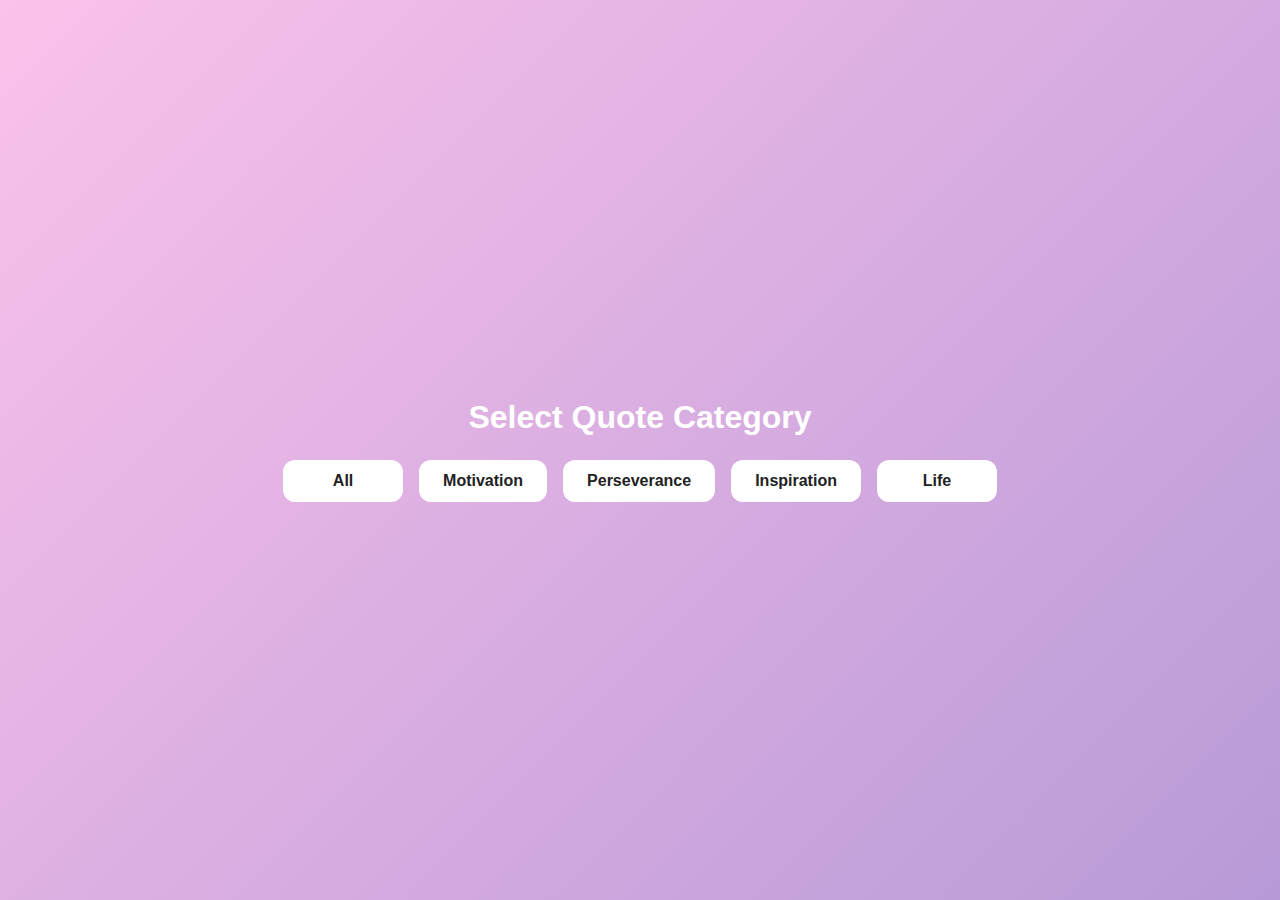
<file: Quotivation - Quote Generator/index.html>
<!DOCTYPE html>
<html lang="en">
<head>
  <meta charset="UTF-8" />
  <meta name="viewport" content="width=device-width, initial-scale=1.0"/>
  <title>Daily Quote Generator</title>
  <link rel="stylesheet" href="style.css" />
</head>
<body>
  <div class="background"></div>
  <main class="card">
    <h1 class="title">🌟 Daily Motivation</h1>
    <div id="heart" class="heart" title="Favorite">♥</div>
    <div class="quote-box">
      <p id="quote" class="quote-text">Loading...</p>
      <p id="author" class="quote-author"></p>
    </div>
  </main>
  <script src="script.js"></script>
</body>
</html>
</file>
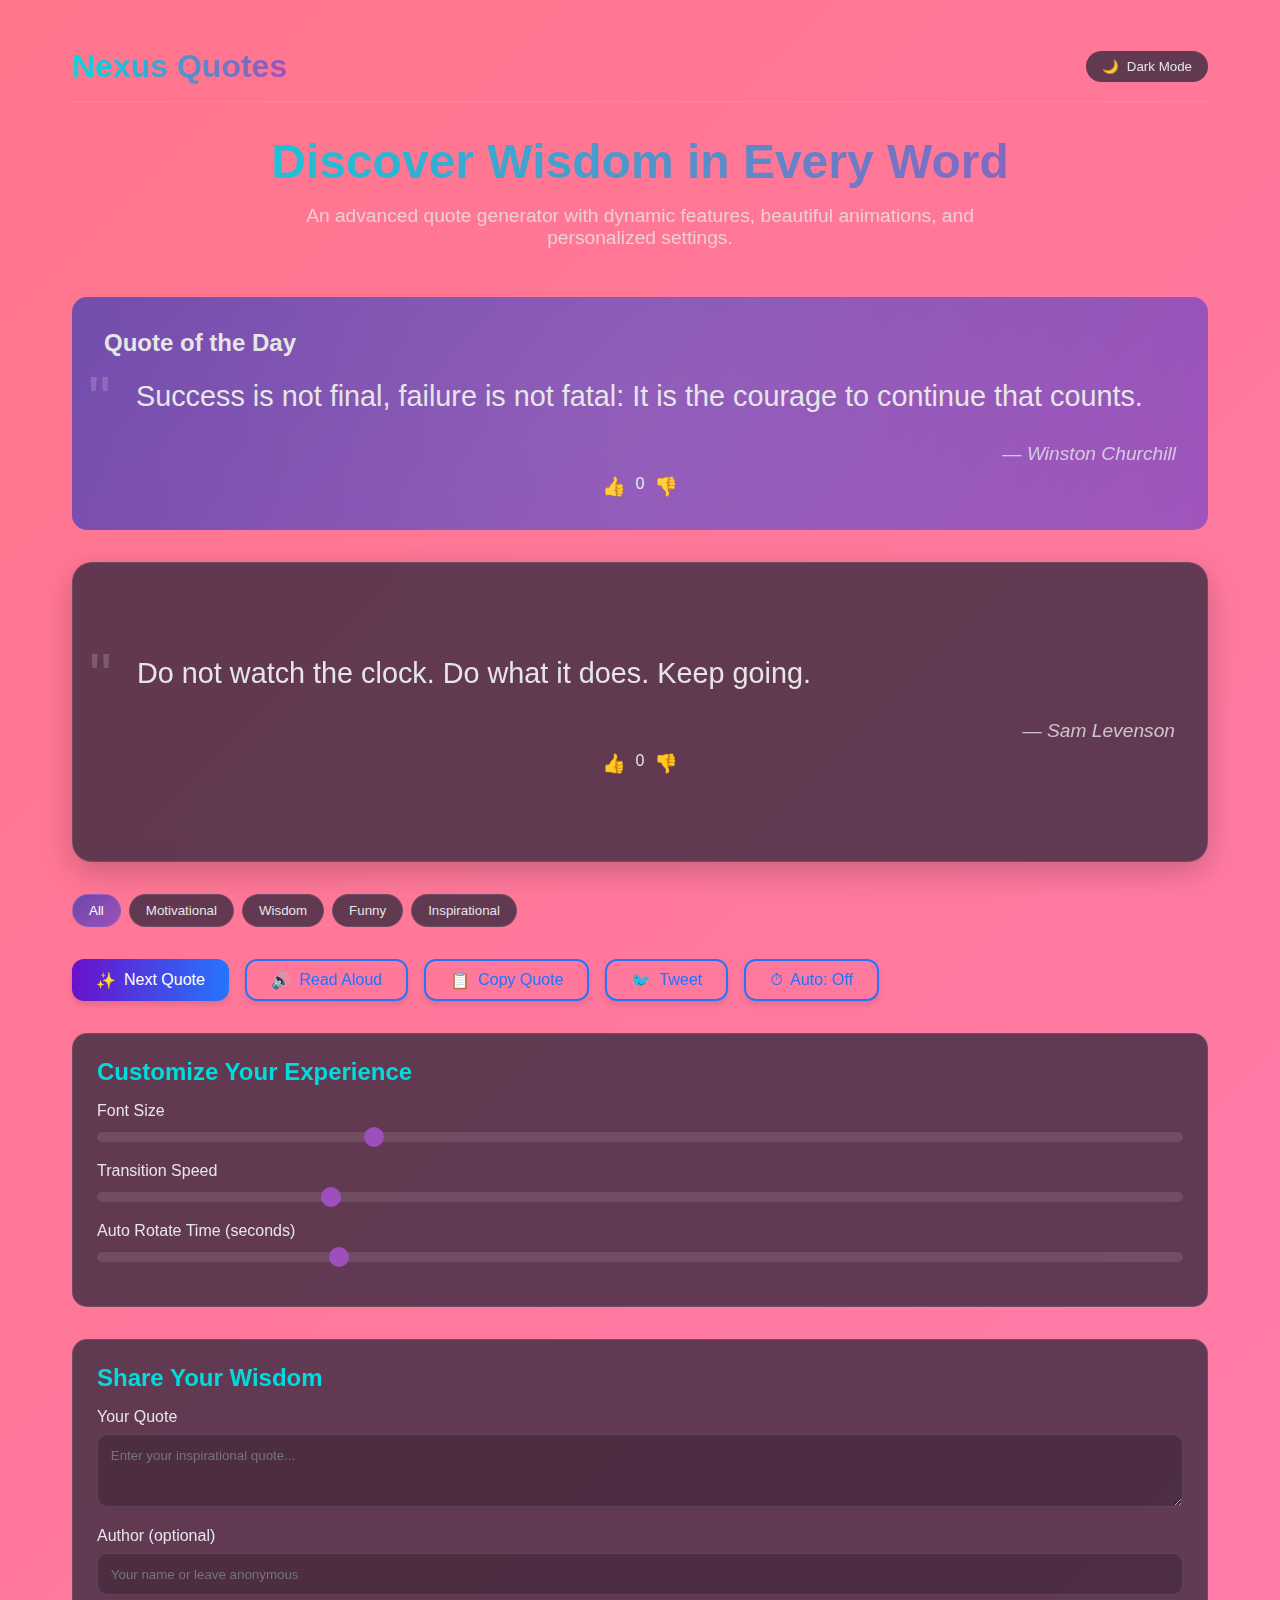
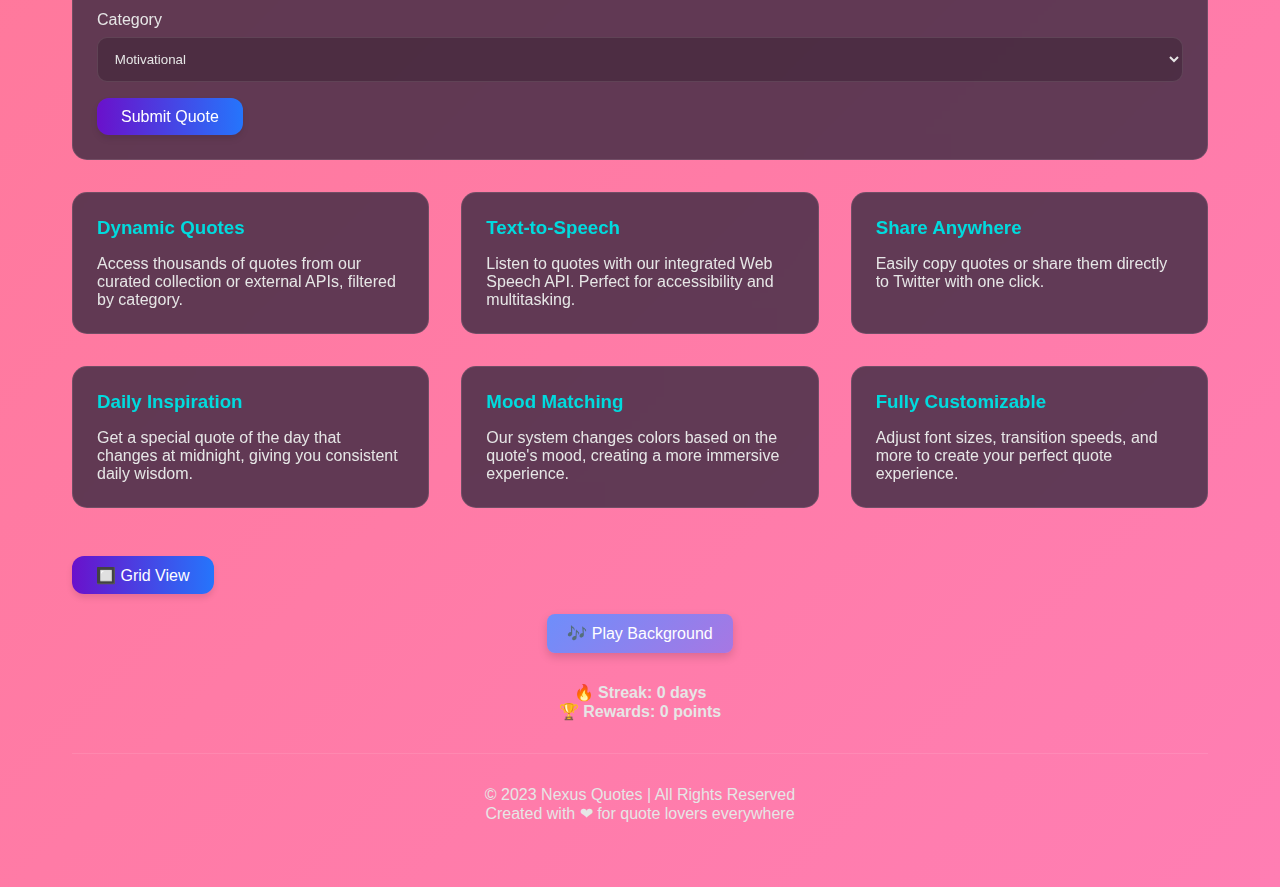
<file: index_final_fully_corrected.html>
<!DOCTYPE html>
<html lang="en">
<head>
    <meta charset="UTF-8">
    <meta name="viewport" content="width=device-width, initial-scale=1.0">
    <title>Nexus Quotes | Futuristic Quote Generator</title>
    <style>
        :root {
            --primary: #6e48aa;
            --secondary: #9d50bb;
            --dark: #1a1a2e;
            --light: #f8f9fa;
            --accent: #00dbde;
            --text: #e6e6e6;
            --card-bg: rgba(30, 30, 50, 0.7);
            --transition-speed: 0.5s;
        }

        [data-theme="light"] {
            --dark: #f8f9fa;
            --light: #1a1a2e;
            --text: #333;
            --card-bg: rgba(255, 255, 255, 0.9);
        }

        * {
            margin: 0;
            padding: 0;
            box-sizing: border-box;
            font-family: 'Segoe UI', Tahoma, Geneva, Verdana, sans-serif;
        }

        body {
            background: linear-gradient(135deg, var(--dark), #16213e);
            color: var(--text);
            min-height: 100vh;
            transition: background var(--transition-speed) ease;
            overflow-x: hidden;
        }

        .container {
            max-width: 1200px;
            margin: 0 auto;
            padding: 2rem;
        }

        header {
            display: flex;
            justify-content: space-between;
            align-items: center;
            padding: 1rem 0;
            margin-bottom: 2rem;
            border-bottom: 1px solid rgba(255, 255, 255, 0.1);
        }

        .logo {
            font-size: 2rem;
            font-weight: 700;
            background: linear-gradient(to right, var(--accent), var(--secondary));
            -webkit-background-clip: text;
            background-clip: text;
            color: transparent;
        }

        .theme-toggle {
            background: var(--card-bg);
            border: none;
            color: var(--text);
            padding: 0.5rem 1rem;
            border-radius: 50px;
            cursor: pointer;
            display: flex;
            align-items: center;
            gap: 0.5rem;
            transition: all 0.3s ease;
            backdrop-filter: blur(10px);
        }

        .theme-toggle:hover {
            transform: scale(1.05);
        }

        .hero {
            text-align: center;
            margin-bottom: 3rem;
        }

        .hero h1 {
            font-size: 3rem;
            margin-bottom: 1rem;
            background: linear-gradient(to right, var(--accent), var(--secondary));
            -webkit-background-clip: text;
            background-clip: text;
            color: transparent;
        }

        .hero p {
            font-size: 1.2rem;
            opacity: 0.8;
            max-width: 700px;
            margin: 0 auto;
        }

        .quote-container {
            background: var(--card-bg);
            border-radius: 20px;
            padding: 2rem;
            margin-bottom: 2rem;
            box-shadow: 0 10px 30px rgba(0, 0, 0, 0.2);
            backdrop-filter: blur(10px);
            border: 1px solid rgba(255, 255, 255, 0.1);
            transition: all var(--transition-speed) ease;
            min-height: 300px;
            display: flex;
            flex-direction: column;
            justify-content: center;
        }

        .quote-text {
            font-size: 1.8rem;
            line-height: 1.6;
            margin-bottom: 1.5rem;
            position: relative;
            padding-left: 2rem;
        }

        .quote-text::before {
            content: '"';
            font-size: 4rem;
            position: absolute;
            left: -1rem;
            top: -1.5rem;
            opacity: 0.2;
        }

        .quote-author {
            font-size: 1.2rem;
            font-style: italic;
            text-align: right;
            opacity: 0.8;
        }

        .controls {
            display: flex;
            gap: 1rem;
            margin-bottom: 2rem;
            flex-wrap: wrap;
        }

        .btn {
            background: linear-gradient(135deg, var(--primary), var(--secondary));
            border: none;
            color: white;
            padding: 0.8rem 1.5rem;
            border-radius: 50px;
            cursor: pointer;
            font-size: 1rem;
            transition: all 0.3s ease;
            display: flex;
            align-items: center;
            gap: 0.5rem;
        }

        .btn:hover {
            transform: translateY(-3px);
            box-shadow: 0 5px 15px rgba(0, 0, 0, 0.3);
        }

        .btn-outline {
            background: transparent;
            border: 1px solid var(--secondary);
            color: var(--text);
        }

        .btn-outline:hover {
            background: linear-gradient(135deg, var(--primary), var(--secondary));
            color: white;
        }

        .category-selector {
            display: flex;
            gap: 0.5rem;
            margin-bottom: 2rem;
            flex-wrap: wrap;
        }

        .category-btn {
            background: var(--card-bg);
            border: 1px solid rgba(255, 255, 255, 0.1);
            color: var(--text);
            padding: 0.5rem 1rem;
            border-radius: 50px;
            cursor: pointer;
            transition: all 0.3s ease;
        }

        .category-btn.active {
            background: linear-gradient(135deg, var(--primary), var(--secondary));
            color: white;
        }

        .features {
            display: grid;
            grid-template-columns: repeat(auto-fit, minmax(300px, 1fr));
            gap: 2rem;
            margin-bottom: 3rem;
        }

        .feature-card {
            background: var(--card-bg);
            border-radius: 15px;
            padding: 1.5rem;
            transition: all 0.3s ease;
            border: 1px solid rgba(255, 255, 255, 0.1);
            backdrop-filter: blur(10px);
        }

        .feature-card:hover {
            transform: translateY(-5px);
            box-shadow: 0 10px 20px rgba(0, 0, 0, 0.2);
        }

        .feature-card h3 {
            margin-bottom: 1rem;
            color: var(--accent);
        }

        .settings-panel {
            background: var(--card-bg);
            border-radius: 15px;
            padding: 1.5rem;
            margin-bottom: 2rem;
            border: 1px solid rgba(255, 255, 255, 0.1);
            backdrop-filter: blur(10px);
        }

        .settings-panel h2 {
            margin-bottom: 1rem;
            color: var(--accent);
        }

        .setting-item {
            margin-bottom: 1rem;
        }

        .setting-item label {
            display: block;
            margin-bottom: 0.5rem;
        }

        .slider {
            width: 100%;
            height: 10px;
            border-radius: 5px;
            background: rgba(255, 255, 255, 0.1);
            outline: none;
            -webkit-appearance: none;
            appearance: none;
        }

        .slider::-webkit-slider-thumb {
            -webkit-appearance: none;
            width: 20px;
            height: 20px;
            border-radius: 50%;
            background: var(--secondary);
            cursor: pointer;
        }

        .submit-quote {
            background: var(--card-bg);
            border-radius: 15px;
            padding: 1.5rem;
            margin-bottom: 2rem;
            border: 1px solid rgba(255, 255, 255, 0.1);
            backdrop-filter: blur(10px);
        }

        .submit-quote h2 {
            margin-bottom: 1rem;
            color: var(--accent);
        }

        .form-group {
            margin-bottom: 1rem;
        }

        .form-group label {
            display: block;
            margin-bottom: 0.5rem;
        }

        .form-group input, .form-group textarea, .form-group select {
            width: 100%;
            padding: 0.8rem;
            border-radius: 10px;
            border: 1px solid rgba(255, 255, 255, 0.1);
            background: rgba(0, 0, 0, 0.2);
            color: var(--text);
        }

        .quote-of-the-day {
            background: linear-gradient(135deg, var(--primary), var(--secondary));
            border-radius: 15px;
            padding: 2rem;
            margin-bottom: 2rem;
            position: relative;
            overflow: hidden;
        }

        .quote-of-the-day::before {
            content: '';
            position: absolute;
            top: -50%;
            left: -50%;
            width: 200%;
            height: 200%;
            background: radial-gradient(circle, rgba(255,255,255,0.1) 0%, transparent 70%);
            animation: rotate 20s linear infinite;
        }

        @keyframes rotate {
            0% { transform: rotate(0deg); }
            100% { transform: rotate(360deg); }
        }

        .quote-of-the-day h2 {
            margin-bottom: 1rem;
            position: relative;
        }

        .typing-animation {
            display: inline-block;
            overflow: hidden;
            border-right: 2px solid var(--accent);
            white-space: nowrap;
            animation: typing 3.5s steps(40, end), blink-caret 0.75s step-end infinite;
        }

        @keyframes typing {
            from { width: 0 }
            to { width: 100% }
        }

        @keyframes blink-caret {
            from, to { border-color: transparent }
            50% { border-color: var(--accent); }
        }

        footer {
            text-align: center;
            padding: 2rem 0;
            margin-top: 2rem;
            border-top: 1px solid rgba(255, 255, 255, 0.1);
        }

        /* Responsive adjustments */
        @media (max-width: 768px) {
            .hero h1 {
                font-size: 2rem;
            }
            
            .quote-text {
                font-size: 1.4rem;
            }
            
            .controls {
                justify-content: center;
            }
        }

        /* Mood-based backgrounds */
        .mood-motivational {
            background: linear-gradient(135deg, #ff758c, #ff7eb3);
        }
        .mood-wisdom {
            background: linear-gradient(135deg, #4facfe, #00f2fe);
        }
        .mood-funny {
            background: linear-gradient(135deg, #f6d365, #fda085);
        }
        .mood-inspirational {
            background: linear-gradient(135deg, #a18cd1, #fbc2eb);
        }
        .mood-default {
            background: linear-gradient(135deg, var(--dark), #16213e);
        }
          .quote-vote {
            display: flex;
            justify-content: center;
            gap: 10px;
            margin-top: 10px;
        }

        .quote-vote button {
            background: transparent;
            border: none;
            font-size: 1.2em;
            cursor: pointer;
        }

        .grid-toggle {
            text-align: center;
            margin: 20px 0;
        }

        .quote-grid {
            display: none;
            flex-wrap: wrap;
            gap: 20px;
            justify-content: center;
            margin-top: 20px;
        }

        .quote-grid.active {
            display: flex;
        }

        .grid-quote {
            width: 300px;
            padding: 15px;
            background: var(--card-bg, #f0f0f0);
            border-radius: 12px;
            box-shadow: 0 0 10px rgba(0,0,0,0.1);
        }

        .soundscape-controls {
    text-align: center;
    margin-top: 15px;
}

.soundscape-controls button {
    padding: 10px 20px;
    font-size: 1rem;
    background: linear-gradient(135deg, #6e8efb, #a777e3);
    color: white;
    border: none;
    border-radius: 8px;
    box-shadow: 0 4px 10px rgba(0,0,0,0.15);
    cursor: pointer;
    transition: all 0.3s ease;
}

.soundscape-controls button:hover {
    transform: scale(1.05);
    box-shadow: 0 6px 15px rgba(0,0,0,0.25);
}


        .author-info {
            color: blue;
            text-decoration: underline;
            cursor: pointer;
        }

        .gamification {
            margin-top: 30px;
            text-align: center;
            font-weight: bold;
        }

         .btn {
    background: linear-gradient(to right, #6a11cb, #2575fc);
    color: white;
    border: none;
    padding: 0.6em 1.5em;
    font-size: 1em;
    border-radius: 12px;
    box-shadow: 0 4px 6px rgba(0, 0, 0, 0.1);
    cursor: pointer;
    transition: transform 0.2s ease, box-shadow 0.2s ease;
  }

  .btn:hover {
    transform: translateY(-2px);
    box-shadow: 0 6px 10px rgba(0, 0, 0, 0.15);
  }

  .btn-outline {
    border: 2px solid #2575fc;
    background: transparent;
    color: #2575fc;
    padding: 0.6em 1.5em;
    font-size: 1em;
    border-radius: 12px;
    cursor: pointer;
    transition: all 0.2s ease;
  }

  .btn-outline:hover {
    background: #2575fc;
    color: white;
  }

  .soundscape-controls {
    text-align: center;
    margin-top: 15px;
  }
    </style>
</head>
<body>
  <div class="container">
    <header>
      <div class="logo">Nexus Quotes</div>
      <button class="theme-toggle" id="themeToggle">
        <span class="icon">🌙</span>
        <span class="text">Dark Mode</span>
      </button>
    </header>

    <section class="hero">
      <h1>Discover Wisdom in Every Word</h1>
      <p>An advanced quote generator with dynamic features, beautiful animations, and personalized settings.</p>
    </section>

    <section class="quote-of-the-day">
      <h2>Quote of the Day</h2>
      <div id="quoteOfTheDay">
        <p class="quote-text">Loading today's special quote...</p>
        <p class="quote-author"></p>
        <div class="quote-vote">
          <button class="vote-btn upvote">👍</button>
          <span class="vote-score">0</span>
          <button class="vote-btn downvote">👎</button>
        </div>
      </div>
    </section>

    <section class="quote-container" id="quoteContainer">
      <p class="quote-text" id="quoteText">Click the button below to generate a random quote</p>
      <p class="quote-author" id="quoteAuthor"></p>
      <div class="quote-vote">
        <button class="vote-btn upvote">👍</button>
        <span class="vote-score">0</span>
        <button class="vote-btn downvote">👎</button>
      </div>
    </section>

    <div class="category-selector" id="categorySelector">
      <button class="category-btn active" data-category="all">All</button>
      <button class="category-btn" data-category="motivational">Motivational</button>
      <button class="category-btn" data-category="wisdom">Wisdom</button>
      <button class="category-btn" data-category="funny">Funny</button>
      <button class="category-btn" data-category="inspirational">Inspirational</button>
    </div>

    <div class="controls">
      <button class="btn" id="nextQuoteBtn">
        <span class="icon">✨</span>
        <span class="text">Next Quote</span>
      </button>
      <button class="btn btn-outline" id="speakBtn">
        <span class="icon">🔊</span>
        <span class="text">Read Aloud</span>
      </button>
      <button class="btn btn-outline" id="copyBtn">
        <span class="icon">📋</span>
        <span class="text">Copy Quote</span>
      </button>
      <button class="btn btn-outline" id="tweetBtn">
        <span class="icon">🐦</span>
        <span class="text">Tweet</span>
      </button>
      <button class="btn btn-outline" id="toggleAutoBtn">
        <span class="icon">⏱</span>
        <span class="text">Auto: Off</span>
      </button>
    </div>

    <section class="settings-panel">
      <h2>Customize Your Experience</h2>
      <div class="setting-item">
        <label for="fontSize">Font Size</label>
        <input type="range" id="fontSize" class="slider" min="14" max="30" value="18">
      </div>
      <div class="setting-item">
        <label for="transitionSpeed">Transition Speed</label>
        <input type="range" id="transitionSpeed" class="slider" min="0.1" max="2" step="0.1" value="0.5">
      </div>
      <div class="setting-item">
        <label for="autoRotateTime">Auto Rotate Time (seconds)</label>
        <input type="range" id="autoRotateTime" class="slider" min="5" max="120" step="5" value="30">
      </div>
    </section>

    <section class="submit-quote">
      <h2>Share Your Wisdom</h2>
      <div class="form-group">
        <label for="userQuote">Your Quote</label>
        <textarea id="userQuote" rows="3" placeholder="Enter your inspirational quote..."></textarea>
      </div>
      <div class="form-group">
        <label for="userAuthor">Author (optional)</label>
        <input type="text" id="userAuthor" placeholder="Your name or leave anonymous">
      </div>
      <div class="form-group">
        <label for="userCategory">Category</label>
        <select id="userCategory">
          <option value="motivational">Motivational</option>
          <option value="wisdom">Wisdom</option>
          <option value="funny">Funny</option>
          <option value="inspirational">Inspirational</option>
        </select>
      </div>
      <button class="btn" id="submitQuoteBtn">Submit Quote</button>
    </section>

    <section class="features">
      <div class="feature-card">
        <h3>Dynamic Quotes</h3>
        <p>Access thousands of quotes from our curated collection or external APIs, filtered by category.</p>
      </div>
      <div class="feature-card">
        <h3>Text-to-Speech</h3>
        <p>Listen to quotes with our integrated Web Speech API. Perfect for accessibility and multitasking.</p>
      </div>
      <div class="feature-card">
        <h3>Share Anywhere</h3>
        <p>Easily copy quotes or share them directly to Twitter with one click.</p>
      </div>
      <div class="feature-card">
        <h3>Daily Inspiration</h3>
        <p>Get a special quote of the day that changes at midnight, giving you consistent daily wisdom.</p>
      </div>
      <div class="feature-card">
        <h3>Mood Matching</h3>
        <p>Our system changes colors based on the quote's mood, creating a more immersive experience.</p>
      </div>
      <div class="feature-card">
        <h3>Fully Customizable</h3>
        <p>Adjust font sizes, transition speeds, and more to create your perfect quote experience.</p>
      </div>
    </section>

    <div class="grid-toggle">
      <button class="btn" id="toggleGridBtn">🔲 Grid View</button>
    </div>

    <section class="quote-grid" id="quoteGrid">
      <!-- Grid Quotes Will Be Injected Here -->
    </section>

    <div class="soundscape-controls">
      <button class="btn-outline" id="playSoundscapeBtn">🎶 Play Background</button>
    </div>

    <div class="gamification">
      <p>🔥 Streak: <span id="streakCount">0</span> days</p>
      <p>🏆 Rewards: <span id="rewardPoints">0</span> points</p>
    </div>

    <footer>
      <p>© 2023 Nexus Quotes | All Rights Reserved</p>
      <p>Created with ❤ for quote lovers everywhere</p>
    </footer>
  </div>


    <script>
        document.addEventListener('DOMContentLoaded', function() {
            // DOM Elements
            const quoteText = document.getElementById('quoteText');
            const quoteAuthor = document.getElementById('quoteAuthor');
            const nextQuoteBtn = document.getElementById('nextQuoteBtn');
            const speakBtn = document.getElementById('speakBtn');
            const copyBtn = document.getElementById('copyBtn');
            const tweetBtn = document.getElementById('tweetBtn');
            const toggleAutoBtn = document.getElementById('toggleAutoBtn');
            const categoryBtns = document.querySelectorAll('.category-btn');
            const themeToggle = document.getElementById('themeToggle');
            const fontSizeSlider = document.getElementById('fontSize');
            const transitionSpeedSlider = document.getElementById('transitionSpeed');
            const autoRotateTimeSlider = document.getElementById('autoRotateTime');
            const submitQuoteBtn = document.getElementById('submitQuoteBtn');
            const userQuoteInput = document.getElementById('userQuote');
            const userAuthorInput = document.getElementById('userAuthor');
            const userCategorySelect = document.getElementById('userCategory');
            const quoteOfTheDay = document.getElementById('quoteOfTheDay');
            const quoteContainer = document.getElementById('quoteContainer');

            // State variables
            let quotes = [];
            let filteredQuotes = [];
            let currentCategory = 'all';
            let autoRotateInterval = null;
            let isAutoRotateOn = false;
            let currentQuoteIndex = -1;
            let quoteOfTheDayIndex = -1;

            // Initialize the app
            init();

            async function init() {
                loadSettings();
                await fetchQuotes();
                setQuoteOfTheDay();
                displayRandomQuote();
                setupEventListeners();
            }

            async function fetchQuotes() {
                try {
                    // First try to load from local storage
                    const savedQuotes = localStorage.getItem('userQuotes');
                    const defaultQuotes = [
                        {
                            text: "The only way to do great work is to love what you do.",
                            author: "Steve Jobs",
                            category: "motivational"
                        },
                        {
                            text: "Life is what happens when you're busy making other plans.",
                            author: "John Lennon",
                            category: "wisdom"
                        },
                        {
                            text: "The future belongs to those who believe in the beauty of their dreams.",
                            author: "Eleanor Roosevelt",
                            category: "inspirational"
                        },
                        {
                            text: "I'm not superstitious, but I am a little stitious.",
                            author: "Michael Scott",
                            category: "funny"
                        },
                        {
                            text: "In the middle of every difficulty lies opportunity.",
                            author: "Albert Einstein",
                            category: "wisdom"
                        },
                        {
                            text: "Success is not final, failure is not fatal: It is the courage to continue that counts.",
                            author: "Winston Churchill",
                            category: "motivational"
                        },
                        {
                            text: "The only limit to our realization of tomorrow is our doubts of today.",
                            author: "Franklin D. Roosevelt",
                            category: "inspirational"
                        },
                        {
                            text: "I always wanted to be somebody, but now I realize I should have been more specific.",
                            author: "Lily Tomlin",
                            category: "funny"
                        },
                        {
                            text: "Do not watch the clock. Do what it does. Keep going.",
                            author: "Sam Levenson",
                            category: "motivational"
                        },
                        {
                            text: "The best way to predict the future is to invent it.",
                            author: "Alan Kay",
                            category: "wisdom"
                        }
                    ];

                    if (savedQuotes) {
                        quotes = [...defaultQuotes, ...JSON.parse(savedQuotes)];
                    } else {
                        quotes = defaultQuotes;
                    }

                    // Then try to fetch from API
                    try {
                        const response = await fetch('https://type.fit/api/quotes');
                        const apiQuotes = await response.json();
                        const formattedApiQuotes = apiQuotes.map(quote => ({
                            text: quote.text,
                            author: quote.author || "Unknown",
                            category: getRandomCategory()
                        })).slice(0, 50); // Limit to 50 quotes from API

                        quotes = [...quotes, ...formattedApiQuotes];
                    } catch (error) {
                        console.log("Using local quotes only. API failed to load:", error);
                    }

                    filterQuotesByCategory();
                } catch (error) {
                    console.error("Error loading quotes:", error);
                    quotes = [{
                        text: "Failed to load quotes. Please check your connection.",
                        author: "System",
                        category: "wisdom"
                    }];
                    filterQuotesByCategory();
                }
            }

            function getRandomCategory() {
                const categories = ['motivational', 'wisdom', 'funny', 'inspirational'];
                return categories[Math.floor(Math.random() * categories.length)];
            }

            function filterQuotesByCategory() {
                if (currentCategory === 'all') {
                    filteredQuotes = [...quotes];
                } else {
                    filteredQuotes = quotes.filter(quote => quote.category === currentCategory);
                }
            }

            function displayRandomQuote() {
                if (filteredQuotes.length === 0) {
                    quoteText.textContent = "No quotes available in this category.";
                    quoteAuthor.textContent = "";
                    return;
                }

                let randomIndex;
                do {
                    randomIndex = Math.floor(Math.random() * filteredQuotes.length);
                } while (randomIndex === currentQuoteIndex && filteredQuotes.length > 1);
                
                currentQuoteIndex = randomIndex;
                const quote = filteredQuotes[randomIndex];

                // Apply fade out
                quoteContainer.style.opacity = 0;

                setTimeout(() => {
                    quoteText.textContent = quote.text;
                    quoteAuthor.textContent = `— ${quote.author}`;
                    
                    // Apply mood-based styling
                    applyMoodStyling(quote.category);
                    
                    // Apply fade in
                    quoteContainer.style.opacity = 1;
                }, parseFloat(getComputedStyle(quoteContainer).transitionDuration) * 1000 / 2);
            }

            function applyMoodStyling(category) {
                // Remove all mood classes first
                document.body.classList.remove(
                    'mood-motivational',
                    'mood-wisdom',
                    'mood-funny',
                    'mood-inspirational',
                    'mood-default'
                );

                // Add the appropriate mood class
                document.body.classList.add(`mood-${category}`);
            }

            function setQuoteOfTheDay() {
                if (quotes.length === 0) return;

                // Use the day of the year to select a consistent quote
                const now = new Date();
                const start = new Date(now.getFullYear(), 0, 0);
                const diff = now - start;
                const oneDay = 1000 * 60 * 60 * 24;
                const dayOfYear = Math.floor(diff / oneDay);

                quoteOfTheDayIndex = dayOfYear % quotes.length;
                const quote = quotes[quoteOfTheDayIndex];

                const quoteOfTheDayText = quoteOfTheDay.querySelector('.quote-text');
                const quoteOfTheDayAuthor = quoteOfTheDay.querySelector('.quote-author');

                quoteOfTheDayText.textContent = quote.text;
                quoteOfTheDayAuthor.textContent = `— ${quote.author}`;
            }

            function speakQuote() {
                if ('speechSynthesis' in window) {
                    const utterance = new SpeechSynthesisUtterance();
                    utterance.text = `${quoteText.textContent} by ${quoteAuthor.textContent}`;
                    utterance.rate = 0.9;
                    utterance.pitch = 1;
                    window.speechSynthesis.speak(utterance);
                } else {
                    alert("Text-to-speech is not supported in your browser.");
                }
            }

            function copyQuoteToClipboard() {
                const textToCopy = `quoteText.textContent quoteAuthor.textContent`;
                navigator.clipboard.writeText(textToCopy).then(() => {
                    // Visual feedback
                    const originalText = copyBtn.querySelector('.text').textContent;
                    copyBtn.querySelector('.text').textContent = "Copied!";
                    setTimeout(() => {
                        copyBtn.querySelector('.text').textContent = originalText;
                    }, 2000);
                }).catch(err => {
                    console.error('Failed to copy: ', err);
                });
            }

            function shareOnTwitter() {
                const text = encodeURIComponent(`${quoteText.textContent} ${quoteAuthor.textContent}`);
                const url = encodeURIComponent(window.location.href);
                window.open(`https://twitter.com/intent/tweet?text=${text}&url=${url}`, '_blank');
            }

            function toggleAutoRotate() {
                isAutoRotateOn = !isAutoRotateOn;
                
                if (isAutoRotateOn) {
                    const intervalTime = parseInt(autoRotateTimeSlider.value) * 1000;
                    autoRotateInterval = setInterval(displayRandomQuote, intervalTime);
                    toggleAutoBtn.querySelector('.text').textContent = `Auto: On (${autoRotateTimeSlider.value}s)`;
                    toggleAutoBtn.classList.remove('btn-outline');
                    toggleAutoBtn.classList.add('btn');
                } else {
                    clearInterval(autoRotateInterval);
                    autoRotateInterval = null;
                    toggleAutoBtn.querySelector('.text').textContent = "Auto: Off";
                    toggleAutoBtn.classList.add('btn-outline');
                    toggleAutoBtn.classList.remove('btn');
                }
            }

            function loadSettings() {
                // Theme
                const savedTheme = localStorage.getItem('theme') || 'dark';
                document.documentElement.setAttribute('data-theme', savedTheme);
                
                if (savedTheme === 'light') {
                    themeToggle.querySelector('.icon').textContent = '☀';
                    themeToggle.querySelector('.text').textContent = 'Light Mode';
                }
                
                // Font size
                const savedFontSize = localStorage.getItem('fontSize') || '18';
                fontSizeSlider.value = savedFontSize;
                document.documentElement.style.setProperty('--base-font-size', `${savedFontSize}px`);
                
                // Transition speed
                const savedTransitionSpeed = localStorage.getItem('transitionSpeed') || '0.5';
                transitionSpeedSlider.value = savedTransitionSpeed;
                document.documentElement.style.setProperty('--transition-speed', `${savedTransitionSpeed}s`);
                
                // Auto rotate time
                const savedAutoRotateTime = localStorage.getItem('autoRotateTime') || '30';
                autoRotateTimeSlider.value = savedAutoRotateTime;
            }

            function saveSetting(key, value) {
                localStorage.setItem(key, value);
            }

            function submitUserQuote() {
                const text = userQuoteInput.value.trim();
                const author = userAuthorInput.value.trim() || "Anonymous";
                const category = userCategorySelect.value;
                
                if (!text) {
                    alert("Please enter a quote!");
                    return;
                }
                
                const newQuote = {
                    text,
                    author,
                    category
                };
                
                // Add to quotes array
                quotes.push(newQuote);
                filterQuotesByCategory();
                
                // Save to local storage
                const userQuotes = quotes.filter(q => q.isUserSubmitted);
                userQuotes.push(newQuote);
                localStorage.setItem('userQuotes', JSON.stringify(userQuotes));
                
                // Clear form
                userQuoteInput.value = '';
                userAuthorInput.value = '';
                
                // Show success message
                alert("Thank you for your submission! Your quote has been added.");
            }

            function setupEventListeners() {
                // Button events
                nextQuoteBtn.addEventListener('click', displayRandomQuote);
                speakBtn.addEventListener('click', speakQuote);
                copyBtn.addEventListener('click', copyQuoteToClipboard);
                tweetBtn.addEventListener('click', shareOnTwitter);
                toggleAutoBtn.addEventListener('click', toggleAutoRotate);
                submitQuoteBtn.addEventListener('click', submitUserQuote);
                
                // Category buttons
                categoryBtns.forEach(btn => {
                    btn.addEventListener('click', function() {
                        categoryBtns.forEach(b => b.classList.remove('active'));
                        this.classList.add('active');
                        currentCategory = this.dataset.category;
                        filterQuotesByCategory();
                        displayRandomQuote();
                    });
                });
                
                // Theme toggle
                themeToggle.addEventListener('click', function() {
                    const currentTheme = document.documentElement.getAttribute('data-theme');
                    const newTheme = currentTheme === 'dark' ? 'light' : 'dark';
                    
                    document.documentElement.setAttribute('data-theme', newTheme);
                    saveSetting('theme', newTheme);
                    
                    if (newTheme === 'light') {
                        this.querySelector('.icon').textContent = '☀';
                        this.querySelector('.text').textContent = 'Light Mode';
                    } else {
                        this.querySelector('.icon').textContent = '🌙';
                        this.querySelector('.text').textContent = 'Dark Mode';
                    }
                });
                
                // Settings sliders
                fontSizeSlider.addEventListener('input', function() {
                    document.documentElement.style.setProperty('--base-font-size', `this.valuepx`);
                    saveSetting('fontSize', this.value);
                });
                
                transitionSpeedSlider.addEventListener('input', function() {
                    document.documentElement.style.setProperty('--transition-speed', `this.values`);
                    saveSetting('transitionSpeed', this.value);
                });
                
                autoRotateTimeSlider.addEventListener('input', function() {
                    if (isAutoRotateOn) {
                        clearInterval(autoRotateInterval);
                        autoRotateInterval = setInterval(displayRandomQuote, this.value * 1000);
                        toggleAutoBtn.querySelector('.text').textContent = `Auto: On (${this.value}s)`;
                    }
                    saveSetting('autoRotateTime', this.value);
                });
            }
        });

        
        document.addEventListener('DOMContentLoaded', function () {
    const fontSizeSlider = document.getElementById('fontSize');
    const transitionSpeedSlider = document.getElementById('transitionSpeed');
    const autoRotateTimeSlider = document.getElementById('autoRotateTime');
    const submitQuoteBtn = document.getElementById('submitQuoteBtn');

    const userQuoteInput = document.getElementById('userQuote');
    const userAuthorInput = document.getElementById('userAuthor');
    const userCategorySelect = document.getElementById('userCategory');
    const quoteGrid = document.getElementById('quoteGrid');

    // Font size functionality
    fontSizeSlider.addEventListener('input', function () {
      document.body.style.fontSize = this.value + 'px';
    });

    // Transition speed functionality
    transitionSpeedSlider.addEventListener('input', function () {
      document.querySelectorAll('.quote-container, .grid-quote').forEach(el => {
        el.style.transition = `opacity ${this.value}s ease-in-out`;
      });
    });

    // Submit quote
    submitQuoteBtn.addEventListener('click', function () {
      const text = userQuoteInput.value.trim();
      const author = userAuthorInput.value.trim() || 'Anonymous';
      const category = userCategorySelect.value;

      if (!text) {
        alert('Please enter a quote!');
        return;
      }

      const card = document.createElement('div');
      card.className = 'grid-quote';
      card.innerHTML = `
        <p>"${text}"</p>
        <p><strong>— ${author}</strong></p>
        <div class="quote-vote" data-score="0">
          <button onclick="vote(this, 1)">👍</button>
          <span>0</span>
          <button onclick="vote(this, -1)">👎</button>
        </div>
      `;
      quoteGrid.appendChild(card);

      userQuoteInput.value = '';
      userAuthorInput.value = '';
    });
  });

  function vote(el, change) {
    const parent = el.parentElement;
    let score = parseInt(parent.getAttribute('data-score')) || 0;
    score += change;
    parent.setAttribute('data-score', score);
    parent.innerHTML = `
      <button onclick="vote(this, 1)">👍</button>
      <span>${score}</span>
      <button onclick="vote(this, -1)">👎</button>
    `;
  }
    </script>
</body>
</html>
</file>
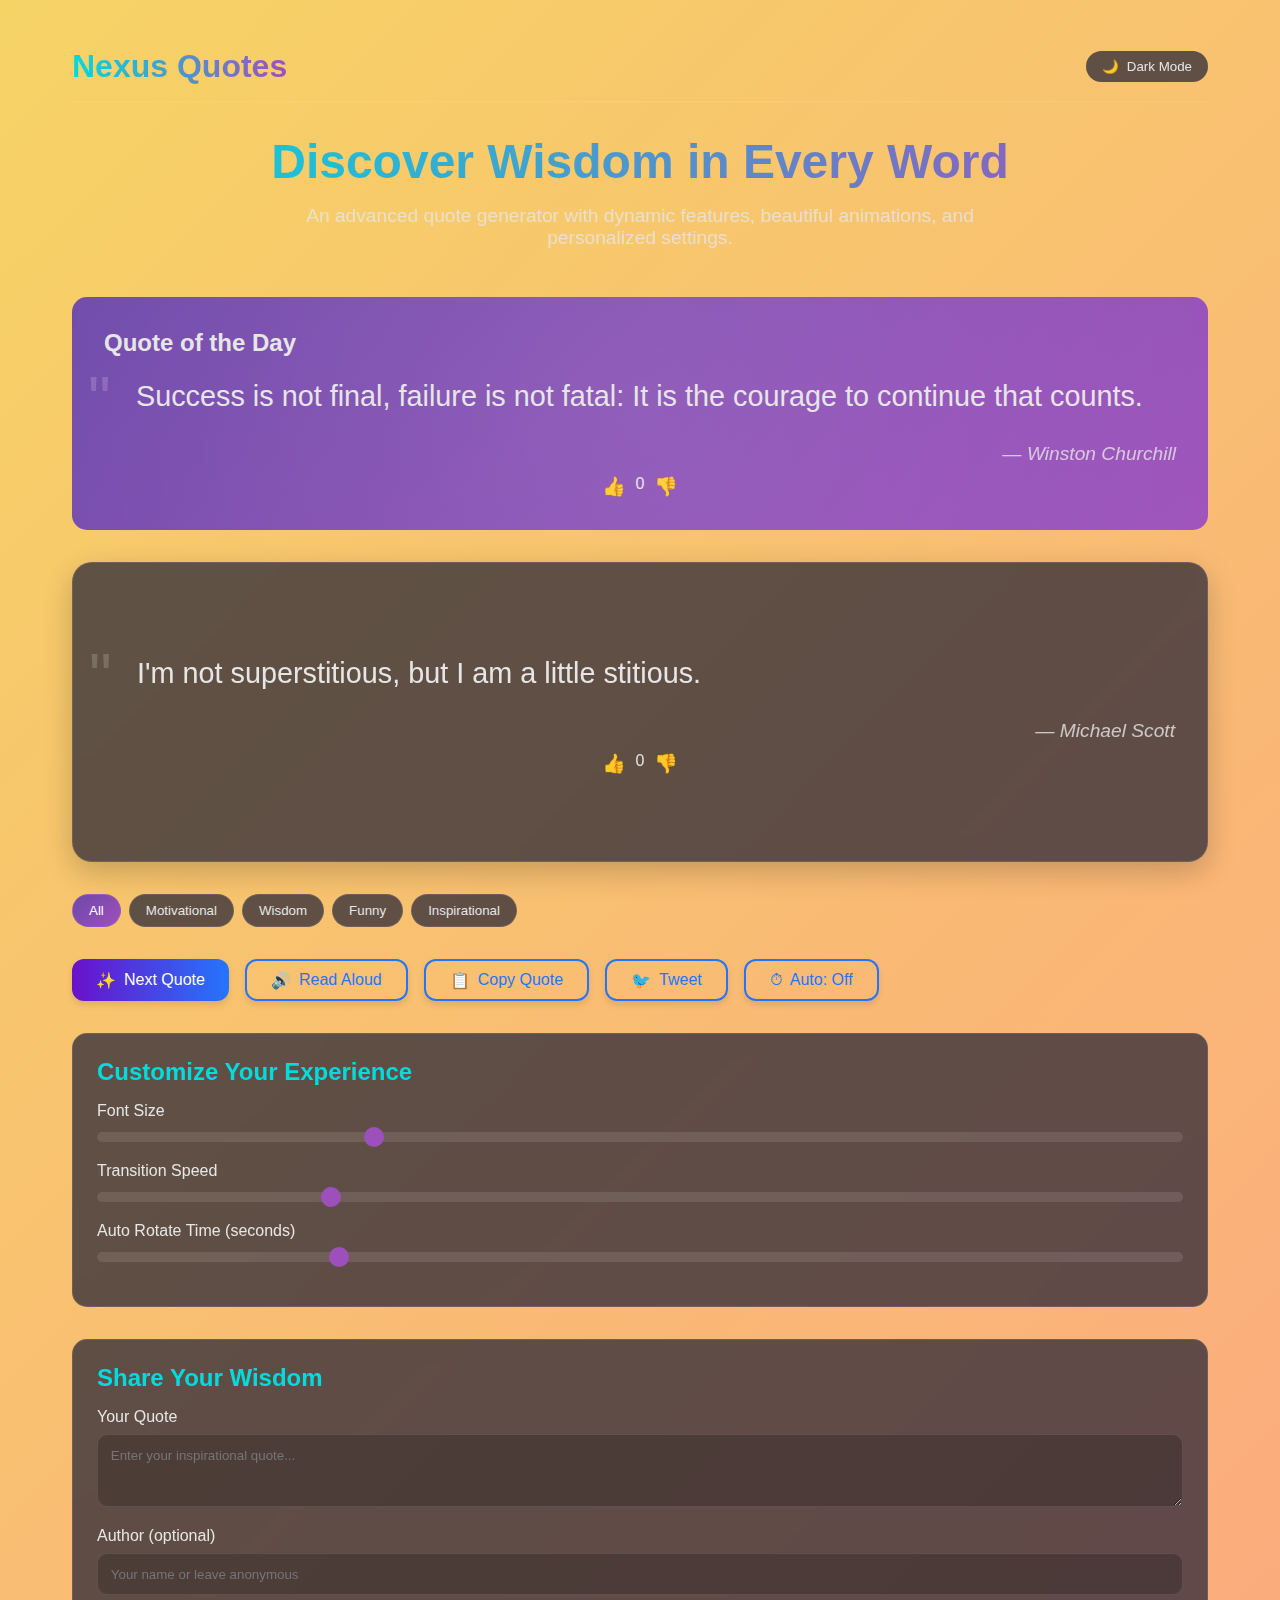
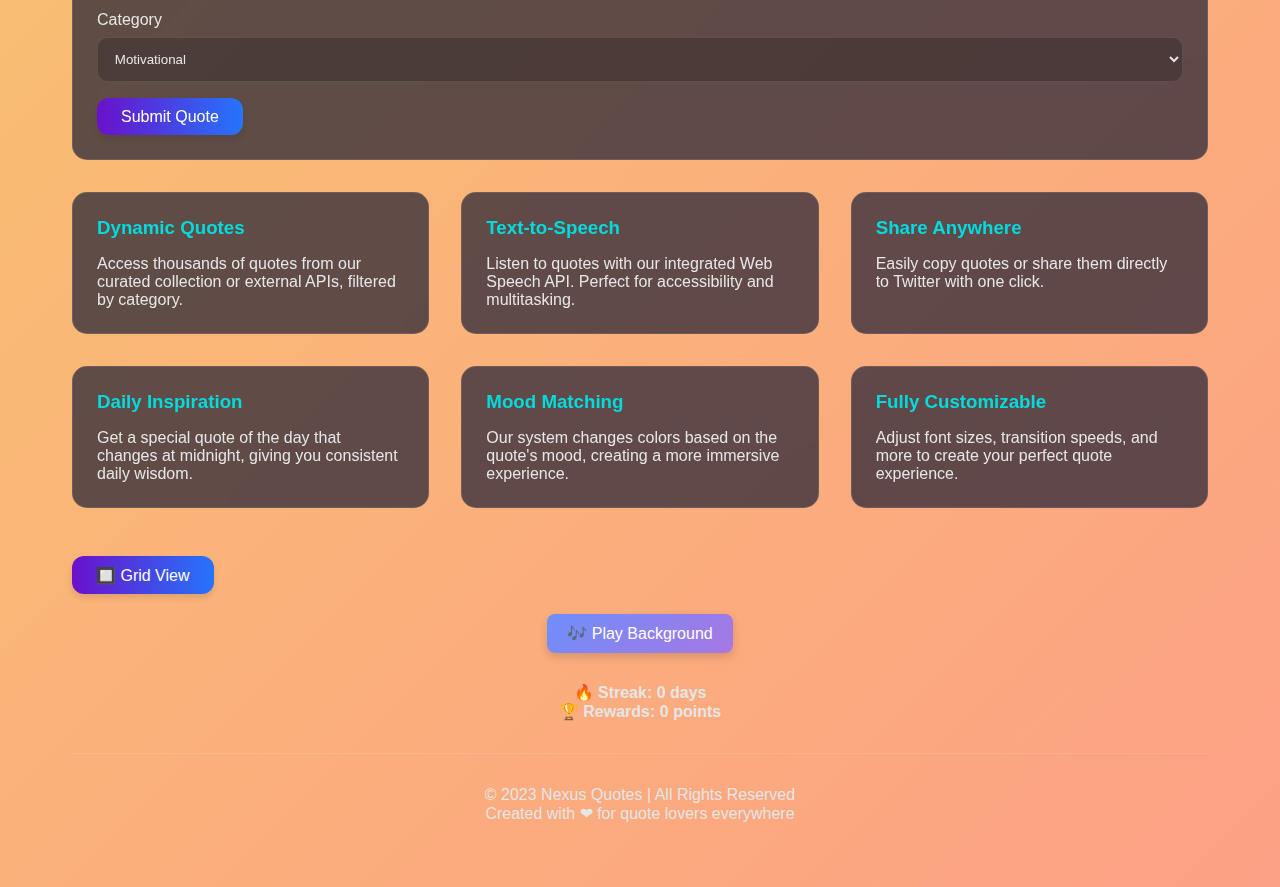
<file: Quotivation - Quote Generator/main.html>
<!DOCTYPE html>
<html lang="en">
<head>
    <meta charset="UTF-8">
    <meta name="viewport" content="width=device-width, initial-scale=1.0">
    <title>Nexus Quotes | Futuristic Quote Generator</title>
    <style>
        :root {
            --primary: #6e48aa;
            --secondary: #9d50bb;
            --dark: #1a1a2e;
            --light: #f8f9fa;
            --accent: #00dbde;
            --text: #e6e6e6;
            --card-bg: rgba(30, 30, 50, 0.7);
            --transition-speed: 0.5s;
        }

        [data-theme="light"] {
            --dark: #f8f9fa;
            --light: #1a1a2e;
            --text: #333;
            --card-bg: rgba(255, 255, 255, 0.9);
        }

        * {
            margin: 0;
            padding: 0;
            box-sizing: border-box;
            font-family: 'Segoe UI', Tahoma, Geneva, Verdana, sans-serif;
        }

        body {
            background: linear-gradient(135deg, var(--dark), #16213e);
            color: var(--text);
            min-height: 100vh;
            transition: background var(--transition-speed) ease;
            overflow-x: hidden;
        }

        .container {
            max-width: 1200px;
            margin: 0 auto;
            padding: 2rem;
        }

        header {
            display: flex;
            justify-content: space-between;
            align-items: center;
            padding: 1rem 0;
            margin-bottom: 2rem;
            border-bottom: 1px solid rgba(255, 255, 255, 0.1);
        }

        .logo {
            font-size: 2rem;
            font-weight: 700;
            background: linear-gradient(to right, var(--accent), var(--secondary));
            -webkit-background-clip: text;
            background-clip: text;
            color: transparent;
        }

        .theme-toggle {
            background: var(--card-bg);
            border: none;
            color: var(--text);
            padding: 0.5rem 1rem;
            border-radius: 50px;
            cursor: pointer;
            display: flex;
            align-items: center;
            gap: 0.5rem;
            transition: all 0.3s ease;
            backdrop-filter: blur(10px);
        }

        .theme-toggle:hover {
            transform: scale(1.05);
        }

        .hero {
            text-align: center;
            margin-bottom: 3rem;
        }

        .hero h1 {
            font-size: 3rem;
            margin-bottom: 1rem;
            background: linear-gradient(to right, var(--accent), var(--secondary));
            -webkit-background-clip: text;
            background-clip: text;
            color: transparent;
        }

        .hero p {
            font-size: 1.2rem;
            opacity: 0.8;
            max-width: 700px;
            margin: 0 auto;
        }

        .quote-container {
            background: var(--card-bg);
            border-radius: 20px;
            padding: 2rem;
            margin-bottom: 2rem;
            box-shadow: 0 10px 30px rgba(0, 0, 0, 0.2);
            backdrop-filter: blur(10px);
            border: 1px solid rgba(255, 255, 255, 0.1);
            transition: all var(--transition-speed) ease;
            min-height: 300px;
            display: flex;
            flex-direction: column;
            justify-content: center;
        }

        .quote-text {
            font-size: 1.8rem;
            line-height: 1.6;
            margin-bottom: 1.5rem;
            position: relative;
            padding-left: 2rem;
        }

        .quote-text::before {
            content: '"';
            font-size: 4rem;
            position: absolute;
            left: -1rem;
            top: -1.5rem;
            opacity: 0.2;
        }

        .quote-author {
            font-size: 1.2rem;
            font-style: italic;
            text-align: right;
            opacity: 0.8;
        }

        .controls {
            display: flex;
            gap: 1rem;
            margin-bottom: 2rem;
            flex-wrap: wrap;
        }

        .btn {
            background: linear-gradient(135deg, var(--primary), var(--secondary));
            border: none;
            color: white;
            padding: 0.8rem 1.5rem;
            border-radius: 50px;
            cursor: pointer;
            font-size: 1rem;
            transition: all 0.3s ease;
            display: flex;
            align-items: center;
            gap: 0.5rem;
        }

        .btn:hover {
            transform: translateY(-3px);
            box-shadow: 0 5px 15px rgba(0, 0, 0, 0.3);
        }

        .btn-outline {
            background: transparent;
            border: 1px solid var(--secondary);
            color: var(--text);
        }

        .btn-outline:hover {
            background: linear-gradient(135deg, var(--primary), var(--secondary));
            color: white;
        }

        .category-selector {
            display: flex;
            gap: 0.5rem;
            margin-bottom: 2rem;
            flex-wrap: wrap;
        }

        .category-btn {
            background: var(--card-bg);
            border: 1px solid rgba(255, 255, 255, 0.1);
            color: var(--text);
            padding: 0.5rem 1rem;
            border-radius: 50px;
            cursor: pointer;
            transition: all 0.3s ease;
        }

        .category-btn.active {
            background: linear-gradient(135deg, var(--primary), var(--secondary));
            color: white;
        }

        .features {
            display: grid;
            grid-template-columns: repeat(auto-fit, minmax(300px, 1fr));
            gap: 2rem;
            margin-bottom: 3rem;
        }

        .feature-card {
            background: var(--card-bg);
            border-radius: 15px;
            padding: 1.5rem;
            transition: all 0.3s ease;
            border: 1px solid rgba(255, 255, 255, 0.1);
            backdrop-filter: blur(10px);
        }

        .feature-card:hover {
            transform: translateY(-5px);
            box-shadow: 0 10px 20px rgba(0, 0, 0, 0.2);
        }

        .feature-card h3 {
            margin-bottom: 1rem;
            color: var(--accent);
        }

        .settings-panel {
            background: var(--card-bg);
            border-radius: 15px;
            padding: 1.5rem;
            margin-bottom: 2rem;
            border: 1px solid rgba(255, 255, 255, 0.1);
            backdrop-filter: blur(10px);
        }

        .settings-panel h2 {
            margin-bottom: 1rem;
            color: var(--accent);
        }

        .setting-item {
            margin-bottom: 1rem;
        }

        .setting-item label {
            display: block;
            margin-bottom: 0.5rem;
        }

        .slider {
            width: 100%;
            height: 10px;
            border-radius: 5px;
            background: rgba(255, 255, 255, 0.1);
            outline: none;
            -webkit-appearance: none;
            appearance: none;
        }

        .slider::-webkit-slider-thumb {
            -webkit-appearance: none;
            width: 20px;
            height: 20px;
            border-radius: 50%;
            background: var(--secondary);
            cursor: pointer;
        }

        .submit-quote {
            background: var(--card-bg);
            border-radius: 15px;
            padding: 1.5rem;
            margin-bottom: 2rem;
            border: 1px solid rgba(255, 255, 255, 0.1);
            backdrop-filter: blur(10px);
        }

        .submit-quote h2 {
            margin-bottom: 1rem;
            color: var(--accent);
        }

        .form-group {
            margin-bottom: 1rem;
        }

        .form-group label {
            display: block;
            margin-bottom: 0.5rem;
        }

        .form-group input, .form-group textarea, .form-group select {
            width: 100%;
            padding: 0.8rem;
            border-radius: 10px;
            border: 1px solid rgba(255, 255, 255, 0.1);
            background: rgba(0, 0, 0, 0.2);
            color: var(--text);
        }

        .quote-of-the-day {
            background: linear-gradient(135deg, var(--primary), var(--secondary));
            border-radius: 15px;
            padding: 2rem;
            margin-bottom: 2rem;
            position: relative;
            overflow: hidden;
        }

        .quote-of-the-day::before {
            content: '';
            position: absolute;
            top: -50%;
            left: -50%;
            width: 200%;
            height: 200%;
            background: radial-gradient(circle, rgba(255,255,255,0.1) 0%, transparent 70%);
            animation: rotate 20s linear infinite;
        }

        @keyframes rotate {
            0% { transform: rotate(0deg); }
            100% { transform: rotate(360deg); }
        }

        .quote-of-the-day h2 {
            margin-bottom: 1rem;
            position: relative;
        }

        .typing-animation {
            display: inline-block;
            overflow: hidden;
            border-right: 2px solid var(--accent);
            white-space: nowrap;
            animation: typing 3.5s steps(40, end), blink-caret 0.75s step-end infinite;
        }

        @keyframes typing {
            from { width: 0 }
            to { width: 100% }
        }

        @keyframes blink-caret {
            from, to { border-color: transparent }
            50% { border-color: var(--accent); }
        }

        footer {
            text-align: center;
            padding: 2rem 0;
            margin-top: 2rem;
            border-top: 1px solid rgba(255, 255, 255, 0.1);
        }

        /* Responsive adjustments */
        @media (max-width: 768px) {
            .hero h1 {
                font-size: 2rem;
            }
            
            .quote-text {
                font-size: 1.4rem;
            }
            
            .controls {
                justify-content: center;
            }
        }

        /* Mood-based backgrounds */
        .mood-motivational {
            background: linear-gradient(135deg, #ff758c, #ff7eb3);
        }
        .mood-wisdom {
            background: linear-gradient(135deg, #4facfe, #00f2fe);
        }
        .mood-funny {
            background: linear-gradient(135deg, #f6d365, #fda085);
        }
        .mood-inspirational {
            background: linear-gradient(135deg, #a18cd1, #fbc2eb);
        }
        .mood-default {
            background: linear-gradient(135deg, var(--dark), #16213e);
        }
          .quote-vote {
            display: flex;
            justify-content: center;
            gap: 10px;
            margin-top: 10px;
        }

        .quote-vote button {
            background: transparent;
            border: none;
            font-size: 1.2em;
            cursor: pointer;
        }

        .grid-toggle {
            text-align: center;
            margin: 20px 0;
        }

        .quote-grid {
            display: none;
            flex-wrap: wrap;
            gap: 20px;
            justify-content: center;
            margin-top: 20px;
        }

        .quote-grid.active {
            display: flex;
        }

        .grid-quote {
            width: 300px;
            padding: 15px;
            background: var(--card-bg, #f0f0f0);
            border-radius: 12px;
            box-shadow: 0 0 10px rgba(0,0,0,0.1);
        }

        .soundscape-controls {
    text-align: center;
    margin-top: 15px;
}

.soundscape-controls button {
    padding: 10px 20px;
    font-size: 1rem;
    background: linear-gradient(135deg, #6e8efb, #a777e3);
    color: white;
    border: none;
    border-radius: 8px;
    box-shadow: 0 4px 10px rgba(0,0,0,0.15);
    cursor: pointer;
    transition: all 0.3s ease;
}

.soundscape-controls button:hover {
    transform: scale(1.05);
    box-shadow: 0 6px 15px rgba(0,0,0,0.25);
}


        .author-info {
            color: blue;
            text-decoration: underline;
            cursor: pointer;
        }

        .gamification {
            margin-top: 30px;
            text-align: center;
            font-weight: bold;
        }

         .btn {
    background: linear-gradient(to right, #6a11cb, #2575fc);
    color: white;
    border: none;
    padding: 0.6em 1.5em;
    font-size: 1em;
    border-radius: 12px;
    box-shadow: 0 4px 6px rgba(0, 0, 0, 0.1);
    cursor: pointer;
    transition: transform 0.2s ease, box-shadow 0.2s ease;
  }

  .btn:hover {
    transform: translateY(-2px);
    box-shadow: 0 6px 10px rgba(0, 0, 0, 0.15);
  }

  .btn-outline {
    border: 2px solid #2575fc;
    background: transparent;
    color: #2575fc;
    padding: 0.6em 1.5em;
    font-size: 1em;
    border-radius: 12px;
    cursor: pointer;
    transition: all 0.2s ease;
  }

  .btn-outline:hover {
    background: #2575fc;
    color: white;
  }

  .soundscape-controls {
    text-align: center;
    margin-top: 15px;
  }
    </style>
</head>
<body>
  <div class="container">
    <header>
      <div class="logo">Nexus Quotes</div>
      <button class="theme-toggle" id="themeToggle">
        <span class="icon">🌙</span>
        <span class="text">Dark Mode</span>
      </button>
    </header>

    <section class="hero">
      <h1>Discover Wisdom in Every Word</h1>
      <p>An advanced quote generator with dynamic features, beautiful animations, and personalized settings.</p>
    </section>

    <section class="quote-of-the-day">
      <h2>Quote of the Day</h2>
      <div id="quoteOfTheDay">
        <p class="quote-text">Loading today's special quote...</p>
        <p class="quote-author"></p>
        <div class="quote-vote">
          <button class="vote-btn upvote">👍</button>
          <span class="vote-score">0</span>
          <button class="vote-btn downvote">👎</button>
        </div>
      </div>
    </section>

    <section class="quote-container" id="quoteContainer">
      <p class="quote-text" id="quoteText">Click the button below to generate a random quote</p>
      <p class="quote-author" id="quoteAuthor"></p>
      <div class="quote-vote">
        <button class="vote-btn upvote">👍</button>
        <span class="vote-score">0</span>
        <button class="vote-btn downvote">👎</button>
      </div>
    </section>

    <div class="category-selector" id="categorySelector">
      <button class="category-btn active" data-category="all">All</button>
      <button class="category-btn" data-category="motivational">Motivational</button>
      <button class="category-btn" data-category="wisdom">Wisdom</button>
      <button class="category-btn" data-category="funny">Funny</button>
      <button class="category-btn" data-category="inspirational">Inspirational</button>
    </div>

    <div class="controls">
      <button class="btn" id="nextQuoteBtn">
        <span class="icon">✨</span>
        <span class="text">Next Quote</span>
      </button>
      <button class="btn btn-outline" id="speakBtn">
        <span class="icon">🔊</span>
        <span class="text">Read Aloud</span>
      </button>
      <button class="btn btn-outline" id="copyBtn">
        <span class="icon">📋</span>
        <span class="text">Copy Quote</span>
      </button>
      <button class="btn btn-outline" id="tweetBtn">
        <span class="icon">🐦</span>
        <span class="text">Tweet</span>
      </button>
      <button class="btn btn-outline" id="toggleAutoBtn">
        <span class="icon">⏱</span>
        <span class="text">Auto: Off</span>
      </button>
    </div>

    <section class="settings-panel">
      <h2>Customize Your Experience</h2>
      <div class="setting-item">
        <label for="fontSize">Font Size</label>
        <input type="range" id="fontSize" class="slider" min="14" max="30" value="18">
      </div>
      <div class="setting-item">
        <label for="transitionSpeed">Transition Speed</label>
        <input type="range" id="transitionSpeed" class="slider" min="0.1" max="2" step="0.1" value="0.5">
      </div>
      <div class="setting-item">
        <label for="autoRotateTime">Auto Rotate Time (seconds)</label>
        <input type="range" id="autoRotateTime" class="slider" min="5" max="120" step="5" value="30">
      </div>
    </section>

    <section class="submit-quote">
      <h2>Share Your Wisdom</h2>
      <div class="form-group">
        <label for="userQuote">Your Quote</label>
        <textarea id="userQuote" rows="3" placeholder="Enter your inspirational quote..."></textarea>
      </div>
      <div class="form-group">
        <label for="userAuthor">Author (optional)</label>
        <input type="text" id="userAuthor" placeholder="Your name or leave anonymous">
      </div>
      <div class="form-group">
        <label for="userCategory">Category</label>
        <select id="userCategory">
          <option value="motivational">Motivational</option>
          <option value="wisdom">Wisdom</option>
          <option value="funny">Funny</option>
          <option value="inspirational">Inspirational</option>
        </select>
      </div>
      <button class="btn" id="submitQuoteBtn">Submit Quote</button>
    </section>

    <section class="features">
      <div class="feature-card">
        <h3>Dynamic Quotes</h3>
        <p>Access thousands of quotes from our curated collection or external APIs, filtered by category.</p>
      </div>
      <div class="feature-card">
        <h3>Text-to-Speech</h3>
        <p>Listen to quotes with our integrated Web Speech API. Perfect for accessibility and multitasking.</p>
      </div>
      <div class="feature-card">
        <h3>Share Anywhere</h3>
        <p>Easily copy quotes or share them directly to Twitter with one click.</p>
      </div>
      <div class="feature-card">
        <h3>Daily Inspiration</h3>
        <p>Get a special quote of the day that changes at midnight, giving you consistent daily wisdom.</p>
      </div>
      <div class="feature-card">
        <h3>Mood Matching</h3>
        <p>Our system changes colors based on the quote's mood, creating a more immersive experience.</p>
      </div>
      <div class="feature-card">
        <h3>Fully Customizable</h3>
        <p>Adjust font sizes, transition speeds, and more to create your perfect quote experience.</p>
      </div>
    </section>

    <div class="grid-toggle">
      <button class="btn" id="toggleGridBtn">🔲 Grid View</button>
    </div>

    <section class="quote-grid" id="quoteGrid">
      <!-- Grid Quotes Will Be Injected Here -->
    </section>

    <div class="soundscape-controls">
      <button class="btn-outline" id="playSoundscapeBtn">🎶 Play Background</button>
    </div>

    <div class="gamification">
      <p>🔥 Streak: <span id="streakCount">0</span> days</p>
      <p>🏆 Rewards: <span id="rewardPoints">0</span> points</p>
    </div>

    <footer>
      <p>© 2023 Nexus Quotes | All Rights Reserved</p>
      <p>Created with ❤ for quote lovers everywhere</p>
    </footer>
  </div>


    <script>
        document.addEventListener('DOMContentLoaded', function() {
            // DOM Elements
            const quoteText = document.getElementById('quoteText');
            const quoteAuthor = document.getElementById('quoteAuthor');
            const nextQuoteBtn = document.getElementById('nextQuoteBtn');
            const speakBtn = document.getElementById('speakBtn');
            const copyBtn = document.getElementById('copyBtn');
            const tweetBtn = document.getElementById('tweetBtn');
            const toggleAutoBtn = document.getElementById('toggleAutoBtn');
            const categoryBtns = document.querySelectorAll('.category-btn');
            const themeToggle = document.getElementById('themeToggle');
            const fontSizeSlider = document.getElementById('fontSize');
            const transitionSpeedSlider = document.getElementById('transitionSpeed');
            const autoRotateTimeSlider = document.getElementById('autoRotateTime');
            const submitQuoteBtn = document.getElementById('submitQuoteBtn');
            const userQuoteInput = document.getElementById('userQuote');
            const userAuthorInput = document.getElementById('userAuthor');
            const userCategorySelect = document.getElementById('userCategory');
            const quoteOfTheDay = document.getElementById('quoteOfTheDay');
            const quoteContainer = document.getElementById('quoteContainer');

            // State variables
            let quotes = [];
            let filteredQuotes = [];
            let currentCategory = 'all';
            let autoRotateInterval = null;
            let isAutoRotateOn = false;
            let currentQuoteIndex = -1;
            let quoteOfTheDayIndex = -1;

            // Initialize the app
            init();

            async function init() {
                loadSettings();
                await fetchQuotes();
                setQuoteOfTheDay();
                displayRandomQuote();
                setupEventListeners();
            }

            async function fetchQuotes() {
                try {
                    // First try to load from local storage
                    const savedQuotes = localStorage.getItem('userQuotes');
                    const defaultQuotes = [
                        {
                            text: "The only way to do great work is to love what you do.",
                            author: "Steve Jobs",
                            category: "motivational"
                        },
                        {
                            text: "Life is what happens when you're busy making other plans.",
                            author: "John Lennon",
                            category: "wisdom"
                        },
                        {
                            text: "The future belongs to those who believe in the beauty of their dreams.",
                            author: "Eleanor Roosevelt",
                            category: "inspirational"
                        },
                        {
                            text: "I'm not superstitious, but I am a little stitious.",
                            author: "Michael Scott",
                            category: "funny"
                        },
                        {
                            text: "In the middle of every difficulty lies opportunity.",
                            author: "Albert Einstein",
                            category: "wisdom"
                        },
                        {
                            text: "Success is not final, failure is not fatal: It is the courage to continue that counts.",
                            author: "Winston Churchill",
                            category: "motivational"
                        },
                        {
                            text: "The only limit to our realization of tomorrow is our doubts of today.",
                            author: "Franklin D. Roosevelt",
                            category: "inspirational"
                        },
                        {
                            text: "I always wanted to be somebody, but now I realize I should have been more specific.",
                            author: "Lily Tomlin",
                            category: "funny"
                        },
                        {
                            text: "Do not watch the clock. Do what it does. Keep going.",
                            author: "Sam Levenson",
                            category: "motivational"
                        },
                        {
                            text: "The best way to predict the future is to invent it.",
                            author: "Alan Kay",
                            category: "wisdom"
                        }
                    ];

                    if (savedQuotes) {
                        quotes = [...defaultQuotes, ...JSON.parse(savedQuotes)];
                    } else {
                        quotes = defaultQuotes;
                    }

                    // Then try to fetch from API
                    try {
                        const response = await fetch('https://type.fit/api/quotes');
                        const apiQuotes = await response.json();
                        const formattedApiQuotes = apiQuotes.map(quote => ({
                            text: quote.text,
                            author: quote.author || "Unknown",
                            category: getRandomCategory()
                        })).slice(0, 50); // Limit to 50 quotes from API

                        quotes = [...quotes, ...formattedApiQuotes];
                    } catch (error) {
                        console.log("Using local quotes only. API failed to load:", error);
                    }

                    filterQuotesByCategory();
                } catch (error) {
                    console.error("Error loading quotes:", error);
                    quotes = [{
                        text: "Failed to load quotes. Please check your connection.",
                        author: "System",
                        category: "wisdom"
                    }];
                    filterQuotesByCategory();
                }
            }

            function getRandomCategory() {
                const categories = ['motivational', 'wisdom', 'funny', 'inspirational'];
                return categories[Math.floor(Math.random() * categories.length)];
            }

            function filterQuotesByCategory() {
                if (currentCategory === 'all') {
                    filteredQuotes = [...quotes];
                } else {
                    filteredQuotes = quotes.filter(quote => quote.category === currentCategory);
                }
            }

            function displayRandomQuote() {
                if (filteredQuotes.length === 0) {
                    quoteText.textContent = "No quotes available in this category.";
                    quoteAuthor.textContent = "";
                    return;
                }

                let randomIndex;
                do {
                    randomIndex = Math.floor(Math.random() * filteredQuotes.length);
                } while (randomIndex === currentQuoteIndex && filteredQuotes.length > 1);
                
                currentQuoteIndex = randomIndex;
                const quote = filteredQuotes[randomIndex];

                // Apply fade out
                quoteContainer.style.opacity = 0;

                setTimeout(() => {
                    quoteText.textContent = quote.text;
                    quoteAuthor.textContent = `— ${quote.author}`;
                    
                    // Apply mood-based styling
                    applyMoodStyling(quote.category);
                    
                    // Apply fade in
                    quoteContainer.style.opacity = 1;
                }, parseFloat(getComputedStyle(quoteContainer).transitionDuration) * 1000 / 2);
            }

            function applyMoodStyling(category) {
                // Remove all mood classes first
                document.body.classList.remove(
                    'mood-motivational',
                    'mood-wisdom',
                    'mood-funny',
                    'mood-inspirational',
                    'mood-default'
                );

                // Add the appropriate mood class
                document.body.classList.add(`mood-${category}`);
            }

            function setQuoteOfTheDay() {
                if (quotes.length === 0) return;

                // Use the day of the year to select a consistent quote
                const now = new Date();
                const start = new Date(now.getFullYear(), 0, 0);
                const diff = now - start;
                const oneDay = 1000 * 60 * 60 * 24;
                const dayOfYear = Math.floor(diff / oneDay);

                quoteOfTheDayIndex = dayOfYear % quotes.length;
                const quote = quotes[quoteOfTheDayIndex];

                const quoteOfTheDayText = quoteOfTheDay.querySelector('.quote-text');
                const quoteOfTheDayAuthor = quoteOfTheDay.querySelector('.quote-author');

                quoteOfTheDayText.textContent = quote.text;
                quoteOfTheDayAuthor.textContent = `— ${quote.author}`;
            }

            function speakQuote() {
                if ('speechSynthesis' in window) {
                    const utterance = new SpeechSynthesisUtterance();
                    utterance.text = `${quoteText.textContent} by ${quoteAuthor.textContent}`;
                    utterance.rate = 0.9;
                    utterance.pitch = 1;
                    window.speechSynthesis.speak(utterance);
                } else {
                    alert("Text-to-speech is not supported in your browser.");
                }
            }

            function copyQuoteToClipboard() {
                const textToCopy = `quoteText.textContent quoteAuthor.textContent`;
                navigator.clipboard.writeText(textToCopy).then(() => {
                    // Visual feedback
                    const originalText = copyBtn.querySelector('.text').textContent;
                    copyBtn.querySelector('.text').textContent = "Copied!";
                    setTimeout(() => {
                        copyBtn.querySelector('.text').textContent = originalText;
                    }, 2000);
                }).catch(err => {
                    console.error('Failed to copy: ', err);
                });
            }

            function shareOnTwitter() {
                const text = encodeURIComponent(`${quoteText.textContent} ${quoteAuthor.textContent}`);
                const url = encodeURIComponent(window.location.href);
                window.open(`https://twitter.com/intent/tweet?text=${text}&url=${url}`, '_blank');
            }

            function toggleAutoRotate() {
                isAutoRotateOn = !isAutoRotateOn;
                
                if (isAutoRotateOn) {
                    const intervalTime = parseInt(autoRotateTimeSlider.value) * 1000;
                    autoRotateInterval = setInterval(displayRandomQuote, intervalTime);
                    toggleAutoBtn.querySelector('.text').textContent = `Auto: On (${autoRotateTimeSlider.value}s)`;
                    toggleAutoBtn.classList.remove('btn-outline');
                    toggleAutoBtn.classList.add('btn');
                } else {
                    clearInterval(autoRotateInterval);
                    autoRotateInterval = null;
                    toggleAutoBtn.querySelector('.text').textContent = "Auto: Off";
                    toggleAutoBtn.classList.add('btn-outline');
                    toggleAutoBtn.classList.remove('btn');
                }
            }

            function loadSettings() {
                // Theme
                const savedTheme = localStorage.getItem('theme') || 'dark';
                document.documentElement.setAttribute('data-theme', savedTheme);
                
                if (savedTheme === 'light') {
                    themeToggle.querySelector('.icon').textContent = '☀';
                    themeToggle.querySelector('.text').textContent = 'Light Mode';
                }
                
                // Font size
                const savedFontSize = localStorage.getItem('fontSize') || '18';
                fontSizeSlider.value = savedFontSize;
                document.documentElement.style.setProperty('--base-font-size', `${savedFontSize}px`);
                
                // Transition speed
                const savedTransitionSpeed = localStorage.getItem('transitionSpeed') || '0.5';
                transitionSpeedSlider.value = savedTransitionSpeed;
                document.documentElement.style.setProperty('--transition-speed', `${savedTransitionSpeed}s`);
                
                // Auto rotate time
                const savedAutoRotateTime = localStorage.getItem('autoRotateTime') || '30';
                autoRotateTimeSlider.value = savedAutoRotateTime;
            }

            function saveSetting(key, value) {
                localStorage.setItem(key, value);
            }

            function submitUserQuote() {
                const text = userQuoteInput.value.trim();
                const author = userAuthorInput.value.trim() || "Anonymous";
                const category = userCategorySelect.value;
                
                if (!text) {
                    alert("Please enter a quote!");
                    return;
                }
                
                const newQuote = {
                    text,
                    author,
                    category
                };
                
                // Add to quotes array
                quotes.push(newQuote);
                filterQuotesByCategory();
                
                // Save to local storage
                const userQuotes = quotes.filter(q => q.isUserSubmitted);
                userQuotes.push(newQuote);
                localStorage.setItem('userQuotes', JSON.stringify(userQuotes));
                
                // Clear form
                userQuoteInput.value = '';
                userAuthorInput.value = '';
                
                // Show success message
                alert("Thank you for your submission! Your quote has been added.");
            }

            function setupEventListeners() {
                // Button events
                nextQuoteBtn.addEventListener('click', displayRandomQuote);
                speakBtn.addEventListener('click', speakQuote);
                copyBtn.addEventListener('click', copyQuoteToClipboard);
                tweetBtn.addEventListener('click', shareOnTwitter);
                toggleAutoBtn.addEventListener('click', toggleAutoRotate);
                submitQuoteBtn.addEventListener('click', submitUserQuote);
                
                // Category buttons
                categoryBtns.forEach(btn => {
                    btn.addEventListener('click', function() {
                        categoryBtns.forEach(b => b.classList.remove('active'));
                        this.classList.add('active');
                        currentCategory = this.dataset.category;
                        filterQuotesByCategory();
                        displayRandomQuote();
                    });
                });
                
                // Theme toggle
                themeToggle.addEventListener('click', function() {
                    const currentTheme = document.documentElement.getAttribute('data-theme');
                    const newTheme = currentTheme === 'dark' ? 'light' : 'dark';
                    
                    document.documentElement.setAttribute('data-theme', newTheme);
                    saveSetting('theme', newTheme);
                    
                    if (newTheme === 'light') {
                        this.querySelector('.icon').textContent = '☀';
                        this.querySelector('.text').textContent = 'Light Mode';
                    } else {
                        this.querySelector('.icon').textContent = '🌙';
                        this.querySelector('.text').textContent = 'Dark Mode';
                    }
                });
                
                // Settings sliders
                fontSizeSlider.addEventListener('input', function() {
                    document.documentElement.style.setProperty('--base-font-size', `this.valuepx`);
                    saveSetting('fontSize', this.value);
                });
                
                transitionSpeedSlider.addEventListener('input', function() {
                    document.documentElement.style.setProperty('--transition-speed', `this.values`);
                    saveSetting('transitionSpeed', this.value);
                });
                
                autoRotateTimeSlider.addEventListener('input', function() {
                    if (isAutoRotateOn) {
                        clearInterval(autoRotateInterval);
                        autoRotateInterval = setInterval(displayRandomQuote, this.value * 1000);
                        toggleAutoBtn.querySelector('.text').textContent = `Auto: On (${this.value}s)`;
                    }
                    saveSetting('autoRotateTime', this.value);
                });
            }
        });

        
        document.addEventListener('DOMContentLoaded', function () {
    const fontSizeSlider = document.getElementById('fontSize');
    const transitionSpeedSlider = document.getElementById('transitionSpeed');
    const autoRotateTimeSlider = document.getElementById('autoRotateTime');
    const submitQuoteBtn = document.getElementById('submitQuoteBtn');

    const userQuoteInput = document.getElementById('userQuote');
    const userAuthorInput = document.getElementById('userAuthor');
    const userCategorySelect = document.getElementById('userCategory');
    const quoteGrid = document.getElementById('quoteGrid');

    // Font size functionality
    fontSizeSlider.addEventListener('input', function () {
      document.body.style.fontSize = this.value + 'px';
    });

    // Transition speed functionality
    transitionSpeedSlider.addEventListener('input', function () {
      document.querySelectorAll('.quote-container, .grid-quote').forEach(el => {
        el.style.transition = `opacity ${this.value}s ease-in-out`;
      });
    });

    // Submit quote
    submitQuoteBtn.addEventListener('click', function () {
      const text = userQuoteInput.value.trim();
      const author = userAuthorInput.value.trim() || 'Anonymous';
      const category = userCategorySelect.value;

      if (!text) {
        alert('Please enter a quote!');
        return;
      }

      const card = document.createElement('div');
      card.className = 'grid-quote';
      card.innerHTML = `
        <p>"${text}"</p>
        <p><strong>— ${author}</strong></p>
        <div class="quote-vote" data-score="0">
          <button onclick="vote(this, 1)">👍</button>
          <span>0</span>
          <button onclick="vote(this, -1)">👎</button>
        </div>
      `;
      quoteGrid.appendChild(card);

      userQuoteInput.value = '';
      userAuthorInput.value = '';
    });
  });

  function vote(el, change) {
    const parent = el.parentElement;
    let score = parseInt(parent.getAttribute('data-score')) || 0;
    score += change;
    parent.setAttribute('data-score', score);
    parent.innerHTML = `
      <button onclick="vote(this, 1)">👍</button>
      <span>${score}</span>
      <button onclick="vote(this, -1)">👎</button>
    `;
  }
    </script>
</body>
</html>
</file>
<file: Quotivation - Quote Generator/style.css>
/* Reset + base styles */
* {
    box-sizing: border-box;
    margin: 0;
    padding: 0;
  }
  
  body, html {
    height: 100%;
    margin: 0;
    font-family: 'Segoe UI', sans-serif;
    overflow: hidden;
    color: #fff;
  
    /* Center card horizontally and vertically */
    display: flex;
    justify-content: center;
    align-items: center;
  }
  
  /* Animated background */
  .background {
    position: fixed;
    width: 100%;
    height: 100%;
    background: linear-gradient(-45deg, #ff9a9e, #fad0c4, #a18cd1, #fbc2eb);
    background-size: 400% 400%;
    animation: gradientBG 15s ease infinite;
    z-index: -1;
  }
  
  @keyframes gradientBG {
    0% {background-position: 0% 50%;}
    50% {background-position: 100% 50%;}
    100% {background-position: 0% 50%;}
  }
  
  /* Card container */
  .card {
    position: relative;
    max-width: 600px;
    background: rgba(255, 255, 255, 0.1);
    backdrop-filter: blur(15px);
    padding: 2rem;
    border-radius: 20px;
    text-align: center;
    box-shadow: 0 20px 40px rgba(0, 0, 0, 0.25);
  }
  
  /* Title */
  .title {
    font-size: 2rem;
    margin-bottom: 1.2rem;
  }
  
  /* Heart icon top-right */
  .heart {
    position: absolute;
    top: 1rem;
    right: 1rem;
    font-size: 2.5rem;
    cursor: pointer;
    color: #aaa; /* gray when not favorited */
    user-select: none;
    transition: color 0.3s ease;
  }
  
  .heart.favorited {
    color: red; /* fully red fill */
  }
  
  
  /* Quote box */
  .quote-box {
    margin: 0;
    min-height: 120px;
    transition: opacity 0.5s;
    display: flex;
    flex-direction: column;
    align-items: center;
    justify-content: center;
    position: relative;
  }
  
  /* Quote text */
  .quote-text {
    font-size: 1.5rem;
    line-height: 1.4;
    font-weight: 500;
    opacity: 1;
    transition: opacity 0.3s;
  }
  
  /* Quote author */
  .quote-author {
    font-size: 1rem;
    margin-top: 0.8rem;
    font-style: italic;
    color: #f0e4ff;
  }
  
  /* Category Overlay styles (added in JS but base styles here) */
  #category-overlay button {
    background: #fff;
    color: #222;
    font-weight: bold;
    padding: 0.75rem 1.5rem;
    font-size: 1rem;
    border: none;
    border-radius: 12px;
    cursor: pointer;
    transition: background 0.3s;
    user-select: none;
    min-width: 120px;
  }
  
  #category-overlay button:hover {
    background: #f0f0f0;
  }
  
  @media (max-width: 600px) {
    .quote-text {
      font-size: 1.2rem;
    }
  }
</file>
